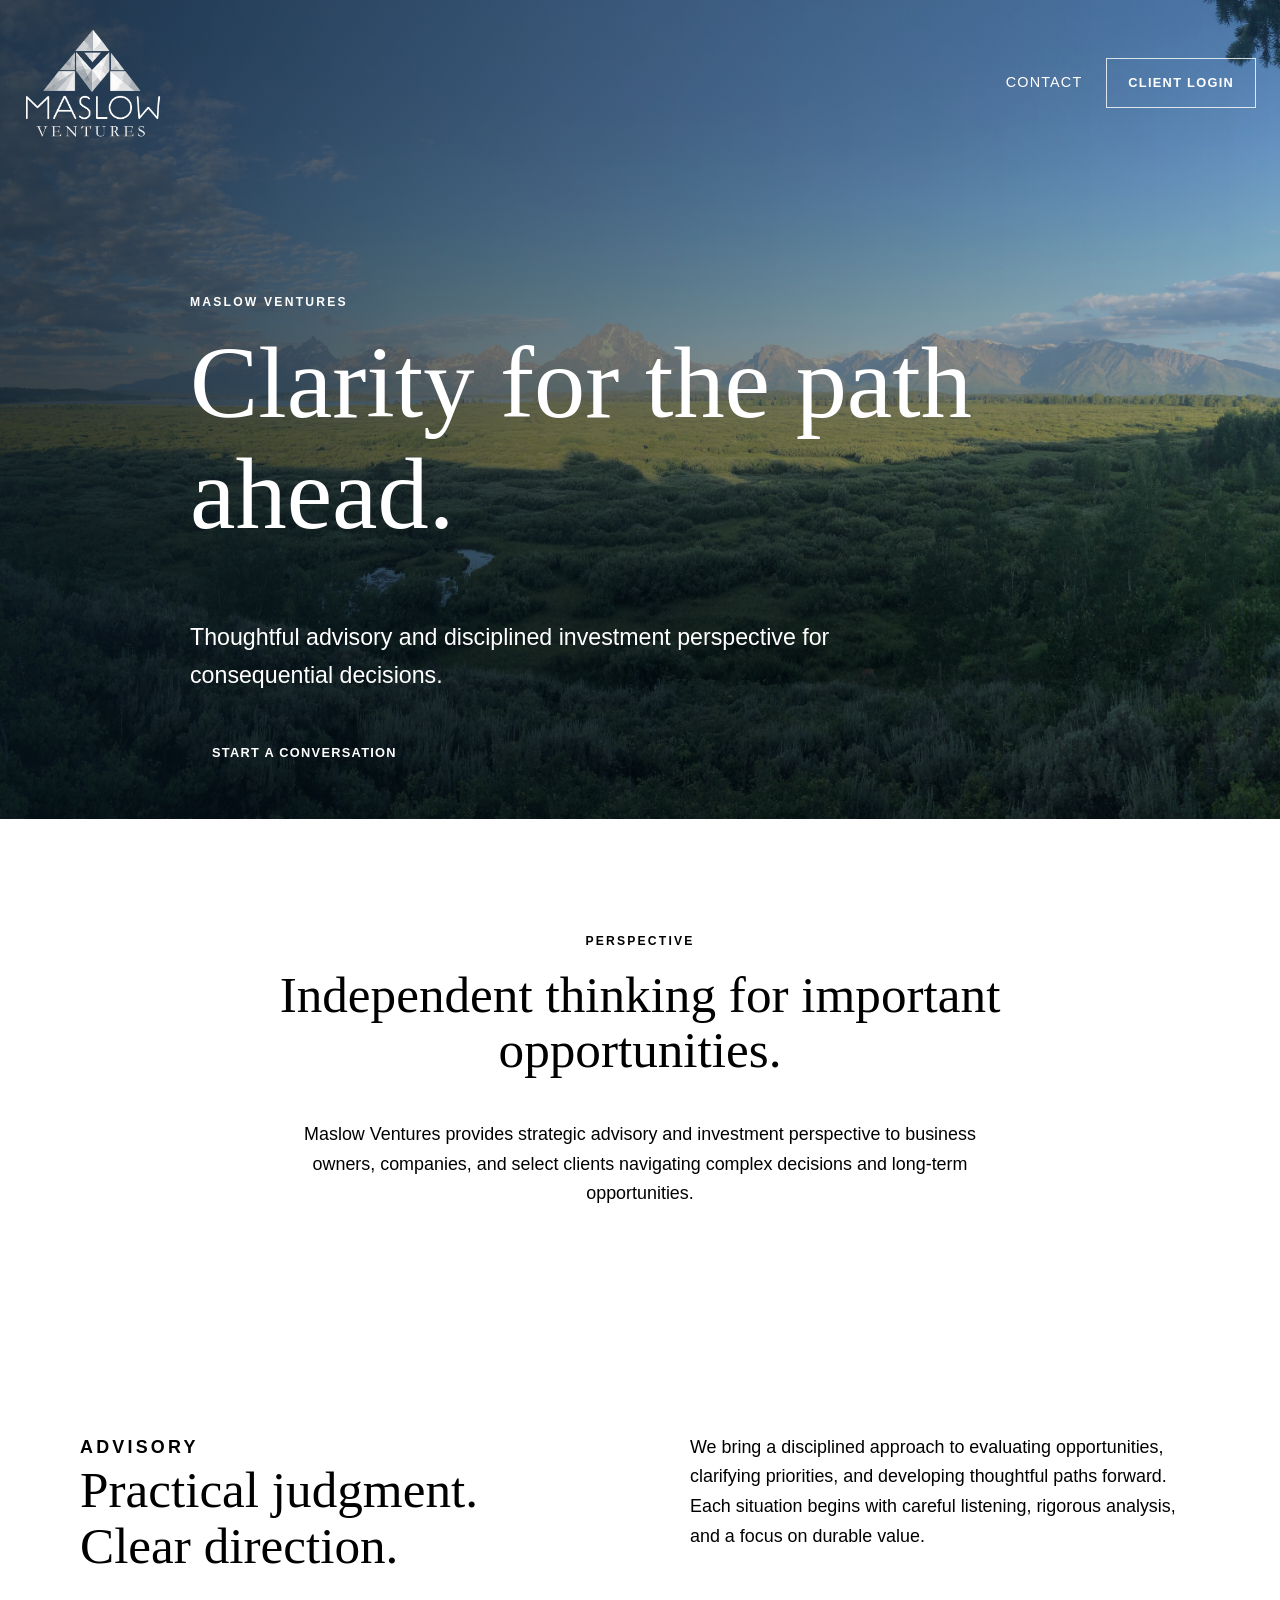
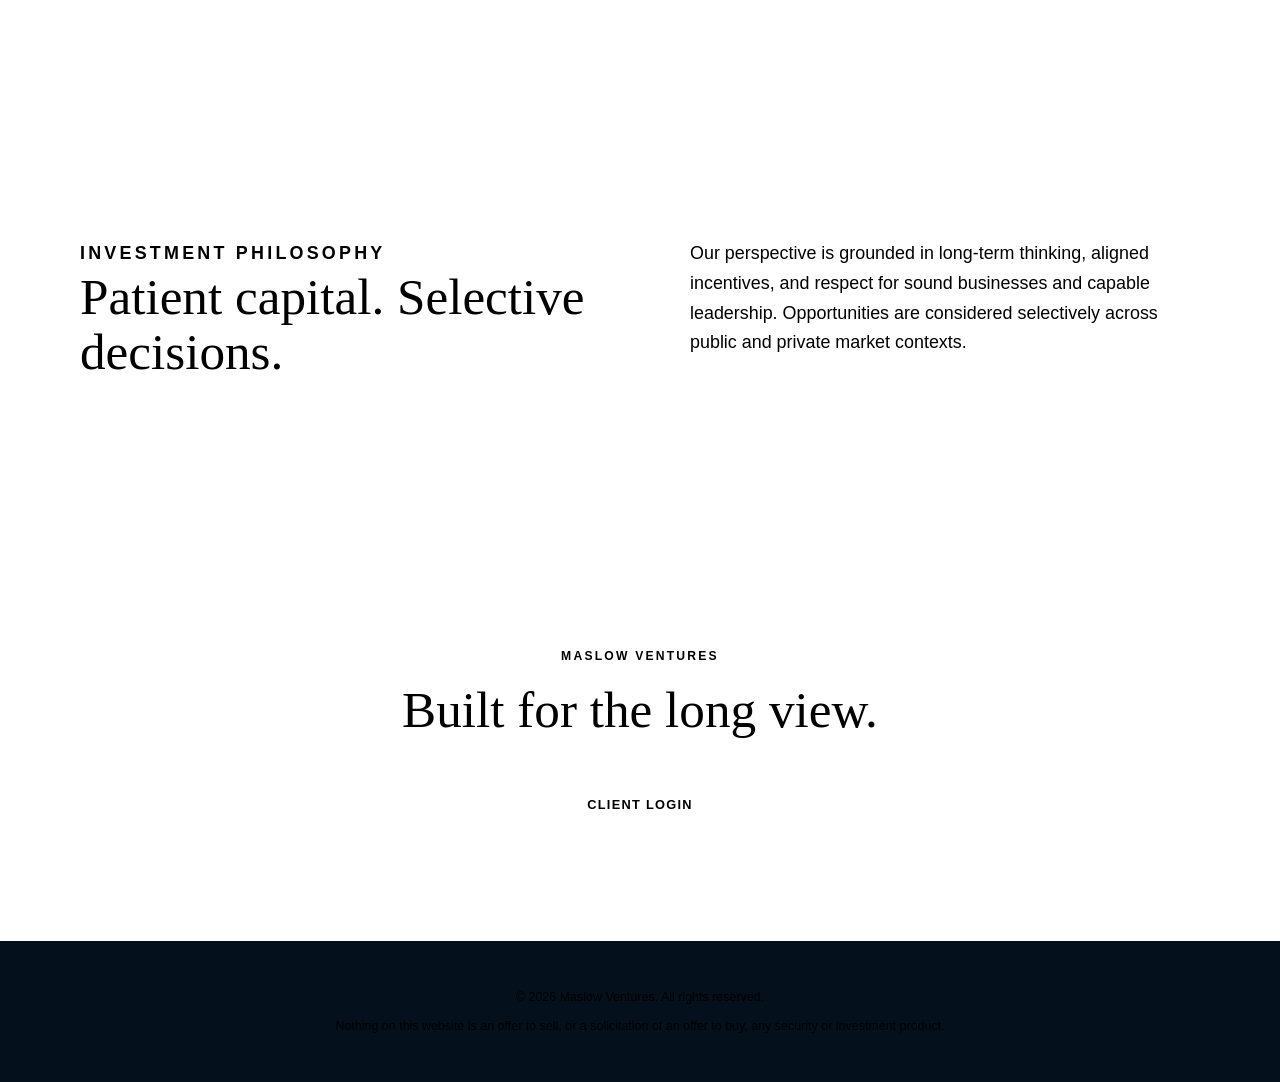
<file: index.html>
<!doctype html>
<html lang="en">
<head>
  <meta charset="utf-8">
  <meta name="viewport" content="width=device-width, initial-scale=1">
  <meta name="description" content="Maslow Ventures provides strategic advisory and disciplined investment perspective.">
  <title>Maslow Ventures | Advisory & Investment Perspective</title>
  <link rel="stylesheet" href="styles.css">
</head>
<body>
  <header class="hero">
    <nav class="nav">
      <a class="brand" href="index.html" aria-label="Maslow Ventures home">
        <img src="images/logo.png" alt="Maslow Ventures">
      </a>
      <div class="nav-links">
        <a href="mailto:maslowski85@gmail.com">Contact</a>
        <a class="button button-light" href="arrived.html">Client Login</a>
      </div>
    </nav>

    <div class="hero-content">
      <p class="eyebrow">Maslow Ventures</p>
      <h1>Clarity for the path ahead.</h1>
      <p class="hero-copy">
        Thoughtful advisory and disciplined investment perspective for consequential decisions.
      </p>
      <a class="button button-primary" href="mailto:maslowski85@gmail.com">Start a Conversation</a>
    </div>
  </header>

  <main>
    <section class="intro">
      <p class="eyebrow">Perspective</p>
      <h2>Independent thinking for important opportunities.</h2>
      <p>
        Maslow Ventures provides strategic advisory and investment perspective to business owners,
        companies, and select clients navigating complex decisions and long-term opportunities.
      </p>
    </section>

    <section class="two-column dark-section">
      <div>
        <p class="eyebrow">Advisory</p>
        <h2>Practical judgment. Clear direction.</h2>
      </div>
      <p>
        We bring a disciplined approach to evaluating opportunities, clarifying priorities,
        and developing thoughtful paths forward. Each situation begins with careful listening,
        rigorous analysis, and a focus on durable value.
      </p>
    </section>

    <section class="two-column">
      <div>
        <p class="eyebrow">Investment Philosophy</p>
        <h2>Patient capital. Selective decisions.</h2>
      </div>
      <p>
        Our perspective is grounded in long-term thinking, aligned incentives, and respect for
        sound businesses and capable leadership. Opportunities are considered selectively across
        public and private market contexts.
      </p>
    </section>

    <section class="closing">
      <p class="eyebrow">Maslow Ventures</p>
      <h2>Built for the long view.</h2>
      <a class="button button-primary" href="arrived.html">Client Login</a>
    </section>
  </main>

  <footer>
    <p>© 2026 Maslow Ventures. All rights reserved.</p>
    <p>Nothing on this website is an offer to sell, or a solicitation of an offer to buy, any security or investment product.</p>
  </footer>
</body>
</html>
</file>
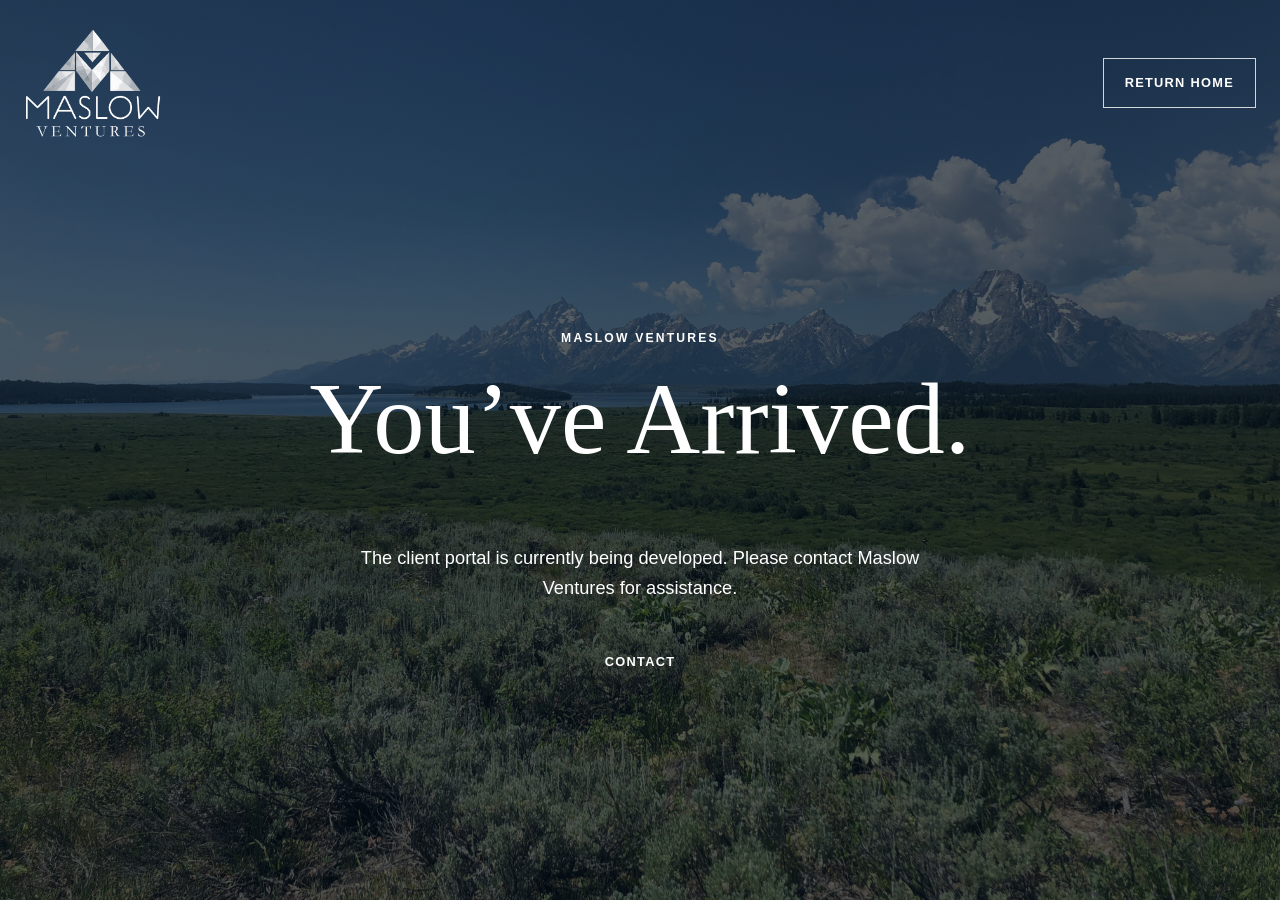
<file: arrived.html>
<!doctype html>
<html lang="en">
<head>
  <meta charset="utf-8">
  <meta name="viewport" content="width=device-width, initial-scale=1">
  <meta name="description" content="Maslow Ventures client area.">
  <title>Client Area | Maslow Ventures</title>
  <link rel="stylesheet" href="styles.css">
</head>
<body class="arrived-page">
  <nav class="nav arrived-nav">
    <a class="brand" href="index.html" aria-label="Maslow Ventures home">
      <img src="images/logo.png" alt="Maslow Ventures">
    </a>
    <a class="button button-light" href="index.html">Return Home</a>
  </nav>

  <main class="arrived-content">
    <p class="eyebrow">Maslow Ventures</p>
    <h1>You’ve Arrived.</h1>
    <p>
      The client portal is currently being developed. Please contact Maslow Ventures for assistance.
    </p>
    <a class="button button-primary" href="mailto:maslowski85@gmail.com">Contact</a>
  </main>
</body>
</html>
</file>
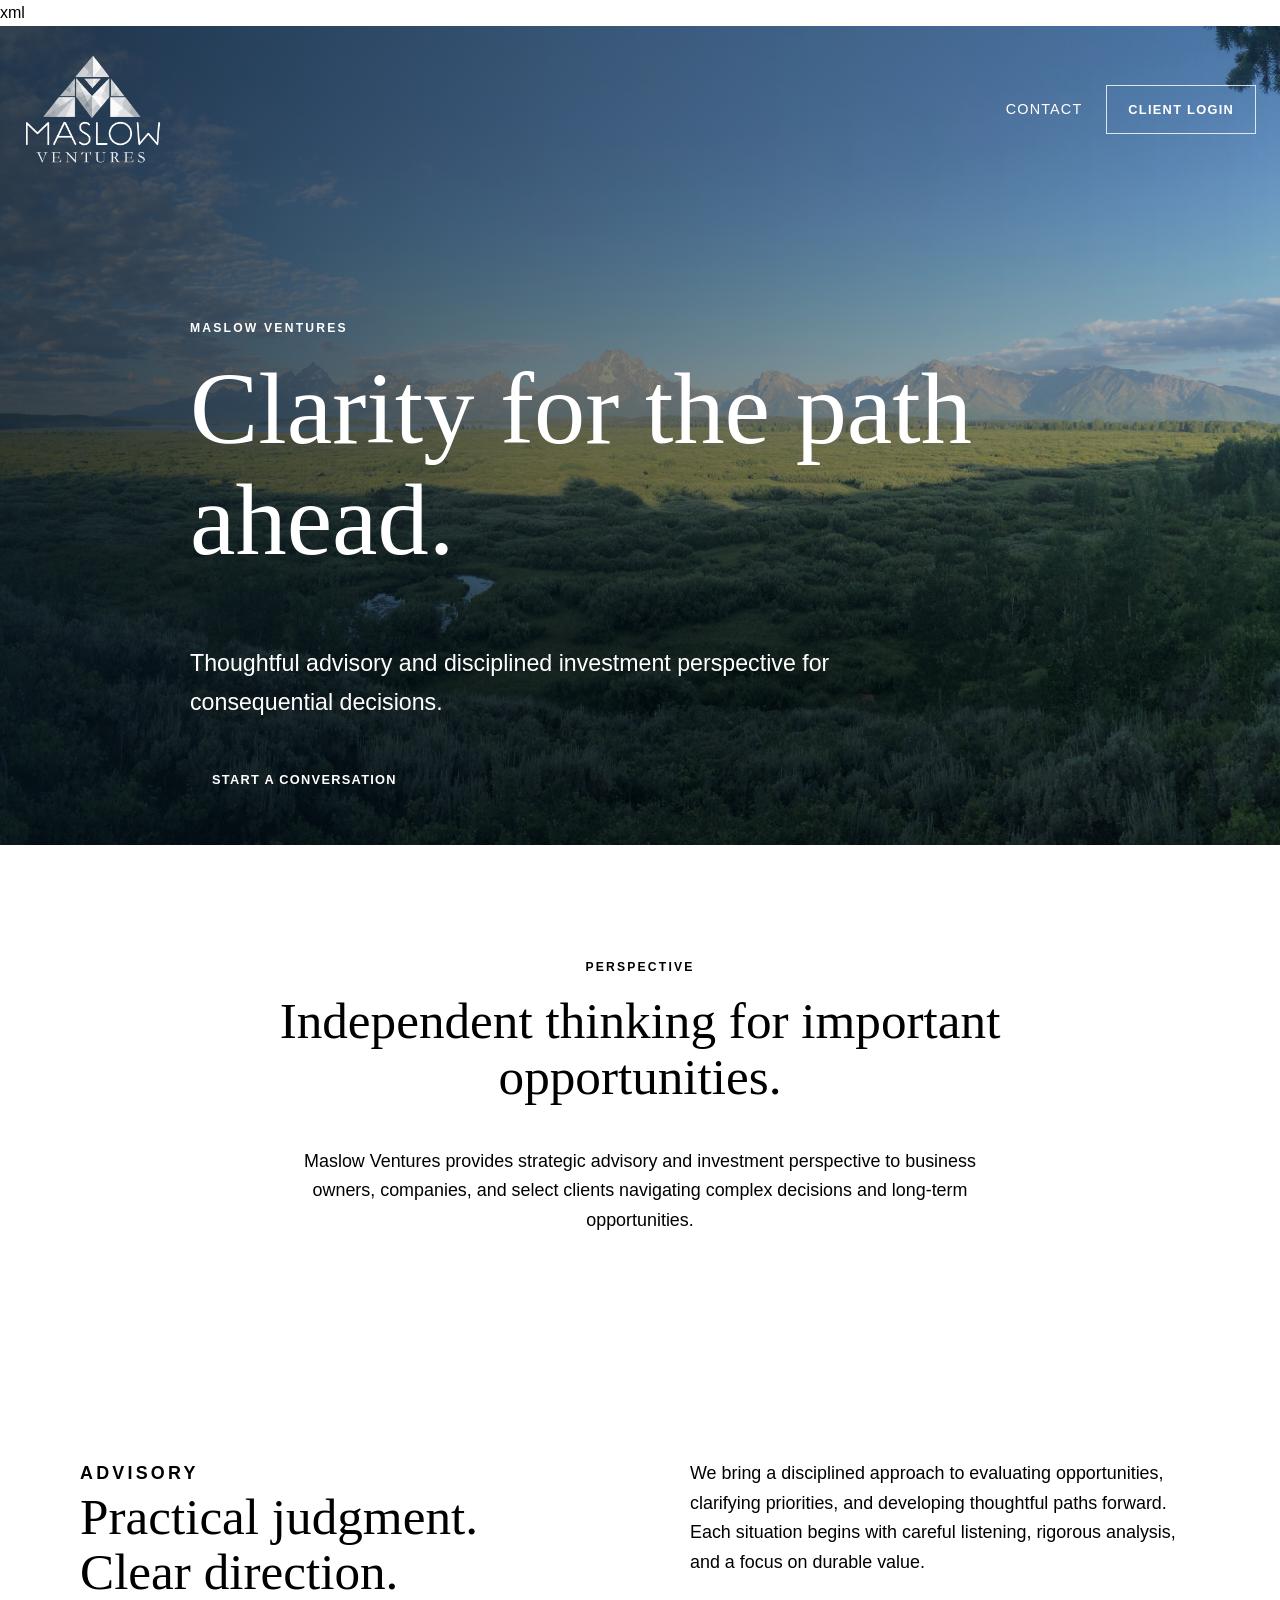
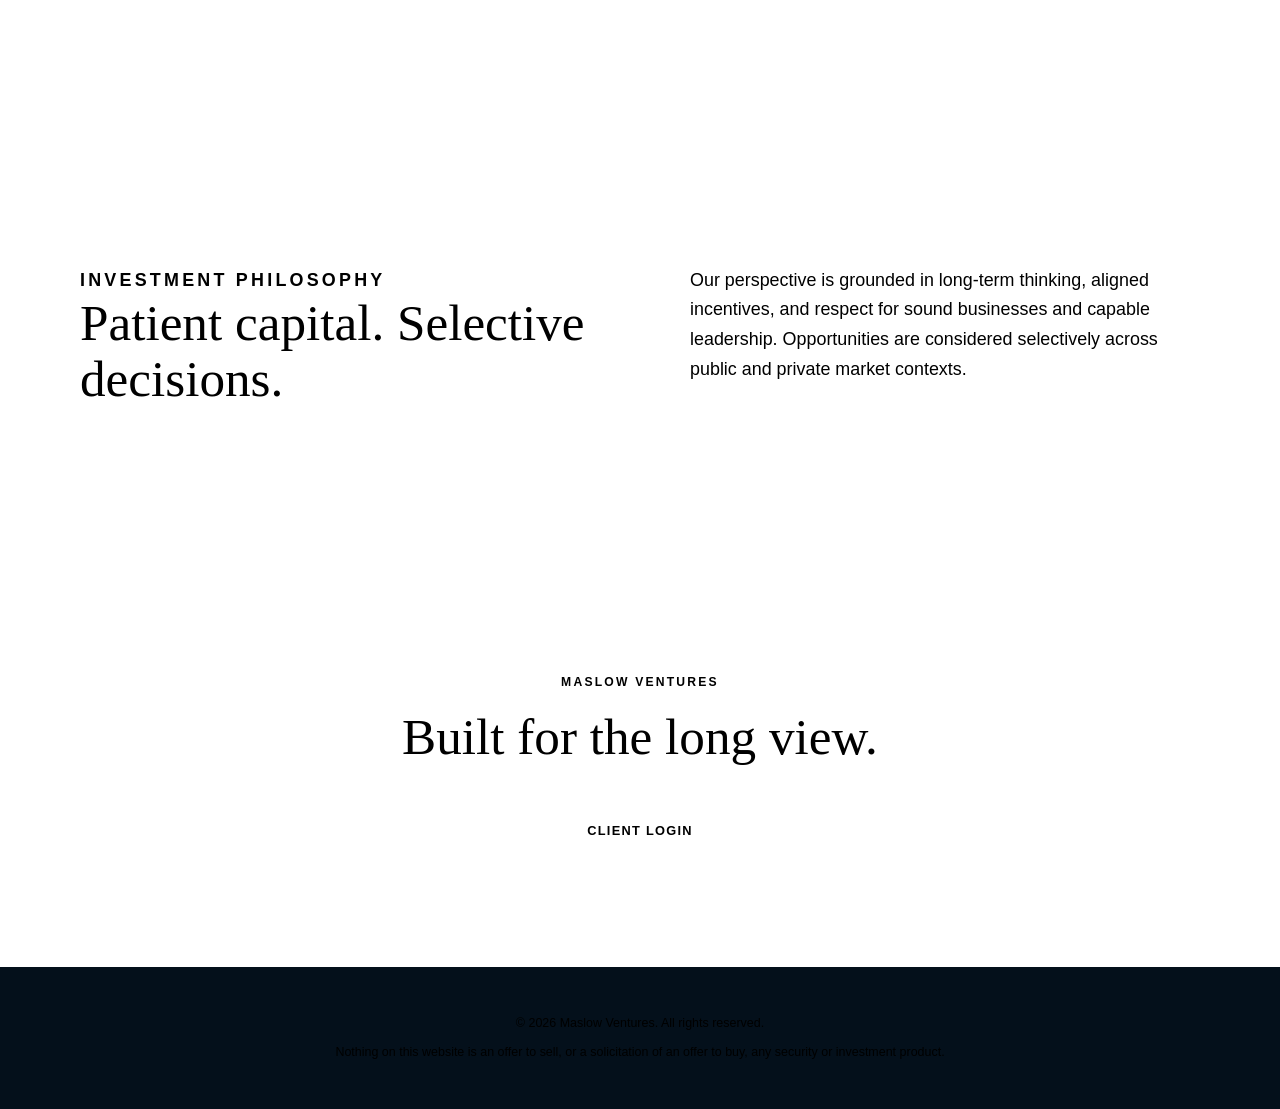
<file: text index.html>
xml
<!doctype html>
<html lang="en">
<head>
  <meta charset="utf-8">
  <meta name="viewport" content="width=device-width, initial-scale=1">
  <meta name="description" content="Maslow Ventures provides strategic advisory and disciplined investment perspective.">
  <title>Maslow Ventures | Advisory & Investment Perspective</title>
  <link rel="stylesheet" href="styles.css">
</head>
<body>
  <header class="hero">
    <nav class="nav">
      <a class="brand" href="index.html" aria-label="Maslow Ventures home">
        <img src="images/logo.png" alt="Maslow Ventures">
      </a>
      <div class="nav-links">
        <a href="mailto:maslowski85@gmal.com">Contact</a>
        <a class="button button-light" href="arrived.html">Client Login</a>
      </div>
    </nav>

    <div class="hero-content">
      <p class="eyebrow">Maslow Ventures</p>
      <h1>Clarity for the path ahead.</h1>
      <p class="hero-copy">
        Thoughtful advisory and disciplined investment perspective for consequential decisions.
      </p>
      <a class="button button-primary" href="mailto:maslowski85@gmal.com">Start a Conversation</a>
    </div>
  </header>

  <main>
    <section class="intro">
      <p class="eyebrow">Perspective</p>
      <h2>Independent thinking for important opportunities.</h2>
      <p>
        Maslow Ventures provides strategic advisory and investment perspective to business owners,
        companies, and select clients navigating complex decisions and long-term opportunities.
      </p>
    </section>

    <section class="two-column dark-section">
      <div>
        <p class="eyebrow">Advisory</p>
        <h2>Practical judgment. Clear direction.</h2>
      </div>
      <p>
        We bring a disciplined approach to evaluating opportunities, clarifying priorities,
        and developing thoughtful paths forward. Each situation begins with careful listening,
        rigorous analysis, and a focus on durable value.
      </p>
    </section>

    <section class="two-column">
      <div>
        <p class="eyebrow">Investment Philosophy</p>
        <h2>Patient capital. Selective decisions.</h2>
      </div>
      <p>
        Our perspective is grounded in long-term thinking, aligned incentives, and respect for
        sound businesses and capable leadership. Opportunities are considered selectively across
        public and private market contexts.
      </p>
    </section>

    <section class="closing">
      <p class="eyebrow">Maslow Ventures</p>
      <h2>Built for the long view.</h2>
      <a class="button button-primary" href="arrived.html">Client Login</a>
    </section>
  </main>

  <footer>
    <p>© 2026 Maslow Ventures. All rights reserved.</p>
    <p>Nothing on this website is an offer to sell, or a solicitation of an offer to buy, any security or investment product.</p>
  </footer>
</body>
</html>
</file>
<file: styles.css>
css
:root {
  --navy: #071827;
  --blue: #0b3150;
  --cream: #f3f1eb;
  --white: #ffffff;
  --gold: #c9a86a;
  --muted: #b6c0c9;
}

* { box-sizing: border-box; }

html { scroll-behavior: smooth; }

body {
  margin: 0;
  background: var(--cream);
  color: var(--navy);
  font-family: Arial, Helvetica, sans-serif;
  line-height: 1.65;
}

h1, h2, p { margin-top: 0; }

h1, h2 {
  font-family: Georgia, "Times New Roman", serif;
  font-weight: 400;
  line-height: 1.08;
}

h1 { font-size: clamp(3.1rem, 8vw, 6.6rem); }

h2 { font-size: clamp(2.15rem, 4vw, 3.8rem); }

a { color: inherit; text-decoration: none; }

.hero {
  min-height: 91vh;
  color: #ffffff;
  background:
    linear-gradient(90deg, rgba(3, 15, 25, .76), rgba(3, 15, 25, .27)),
    url("images/teton-hero.jpg") center/cover no-repeat;
}

.hero h1,
.hero p,
.hero a {
  color: #ffffff;
}

.nav {
  width: min(1240px, calc(100% - 48px));
  margin: 0 auto;
  padding: 28px 0;
  display: flex;
  justify-content: space-between;
  align-items: center;
  gap: 24px;
}

.brand img {
  display: block;
  width: auto;
  height: auto;
  max-width: 360px;
  max-height: 110px;
  filter: none;
}

.nav-links {
  display: flex;
  align-items: center;
  gap: 24px;
  font-size: .9rem;
  letter-spacing: .08em;
  text-transform: uppercase;
}

.hero-content {
  width: min(900px, calc(100% - 48px));
  margin: 14vh auto 0;
}

.eyebrow {
  margin-bottom: 16px;
  color: var(--gold);
  font-size: .76rem;
  font-weight: 700;
  letter-spacing: .18em;
  text-transform: uppercase;
}

.hero-copy {
  max-width: 690px;
  font-size: clamp(1.1rem, 2vw, 1.45rem);
  margin: 26px 0 34px;
}

.button {
  display: inline-block;
  padding: 13px 21px;
  border: 1px solid transparent;
  font-size: .8rem;
  font-weight: 700;
  letter-spacing: .1em;
  text-transform: uppercase;
  transition: .2s ease;
}

.button-primary {
  background: var(--gold);
  color: var(--navy);
}

.button-primary:hover {
  background: #dfc188;
  transform: translateY(-1px);
}

.button-light {
  border-color: rgba(255,255,255,.8);
  color: var(--white);
}

.button-light:hover {
  background: var(--white);
  color: var(--navy);
}

.intro, .two-column, .closing {
  width: min(1120px, calc(100% - 48px));
  margin: 0 auto;
  padding: 112px 0;
}

.intro {
  max-width: 900px;
  text-align: center;
}

.intro p:last-child {
  max-width: 720px;
  margin: 28px auto 0;
  font-size: 1.12rem;
}

.two-column {
  display: grid;
  grid-template-columns: 1fr 1fr;
  gap: 100px;
  align-items: start;
}

.two-column p {
  font-size: 1.12rem;
  margin: 0;
}

.dark-section {
  width: 100%;
  max-width: none;
  padding-left: max(24px, calc((100% - 1120px) / 2));
  padding-right: max(24px, calc((100% - 1120px) / 2));
  background: var(--navy);
  color: var(--white);
}

.closing {
  text-align: center;
}

footer {
  padding: 38px 24px;
  background: #04101b;
  color: var(--muted);
  text-align: center;
  font-size: .78rem;
}

footer p {
  max-width: 850px;
  margin: 8px auto;
}

.arrived-page {
  min-height: 100vh;
  color: #ffffff;
  background:
    linear-gradient(rgba(3, 15, 25, .68), rgba(3, 15, 25, .68)),
    url("images/teton-arrived-1.jpg") center/cover no-repeat;
}

.arrived-page h1,
.arrived-page p,
.arrived-page a {
  color: #ffffff;
}

.arrived-content {
  width: min(850px, calc(100% - 48px));
  margin: 18vh auto 0;
  text-align: center;
}

.arrived-content p:not(.eyebrow) {
  max-width: 620px;
  margin: 24px auto 34px;
  font-size: 1.14rem;
}

@media (max-width: 700px) {
  .nav-links { gap: 13px; font-size: .7rem; }
  .brand img { max-width: 140px; }
  .two-column { grid-template-columns: 1fr; gap: 24px; }
  .intro, .two-column, .closing { padding: 76px 0; }
}
</file>
